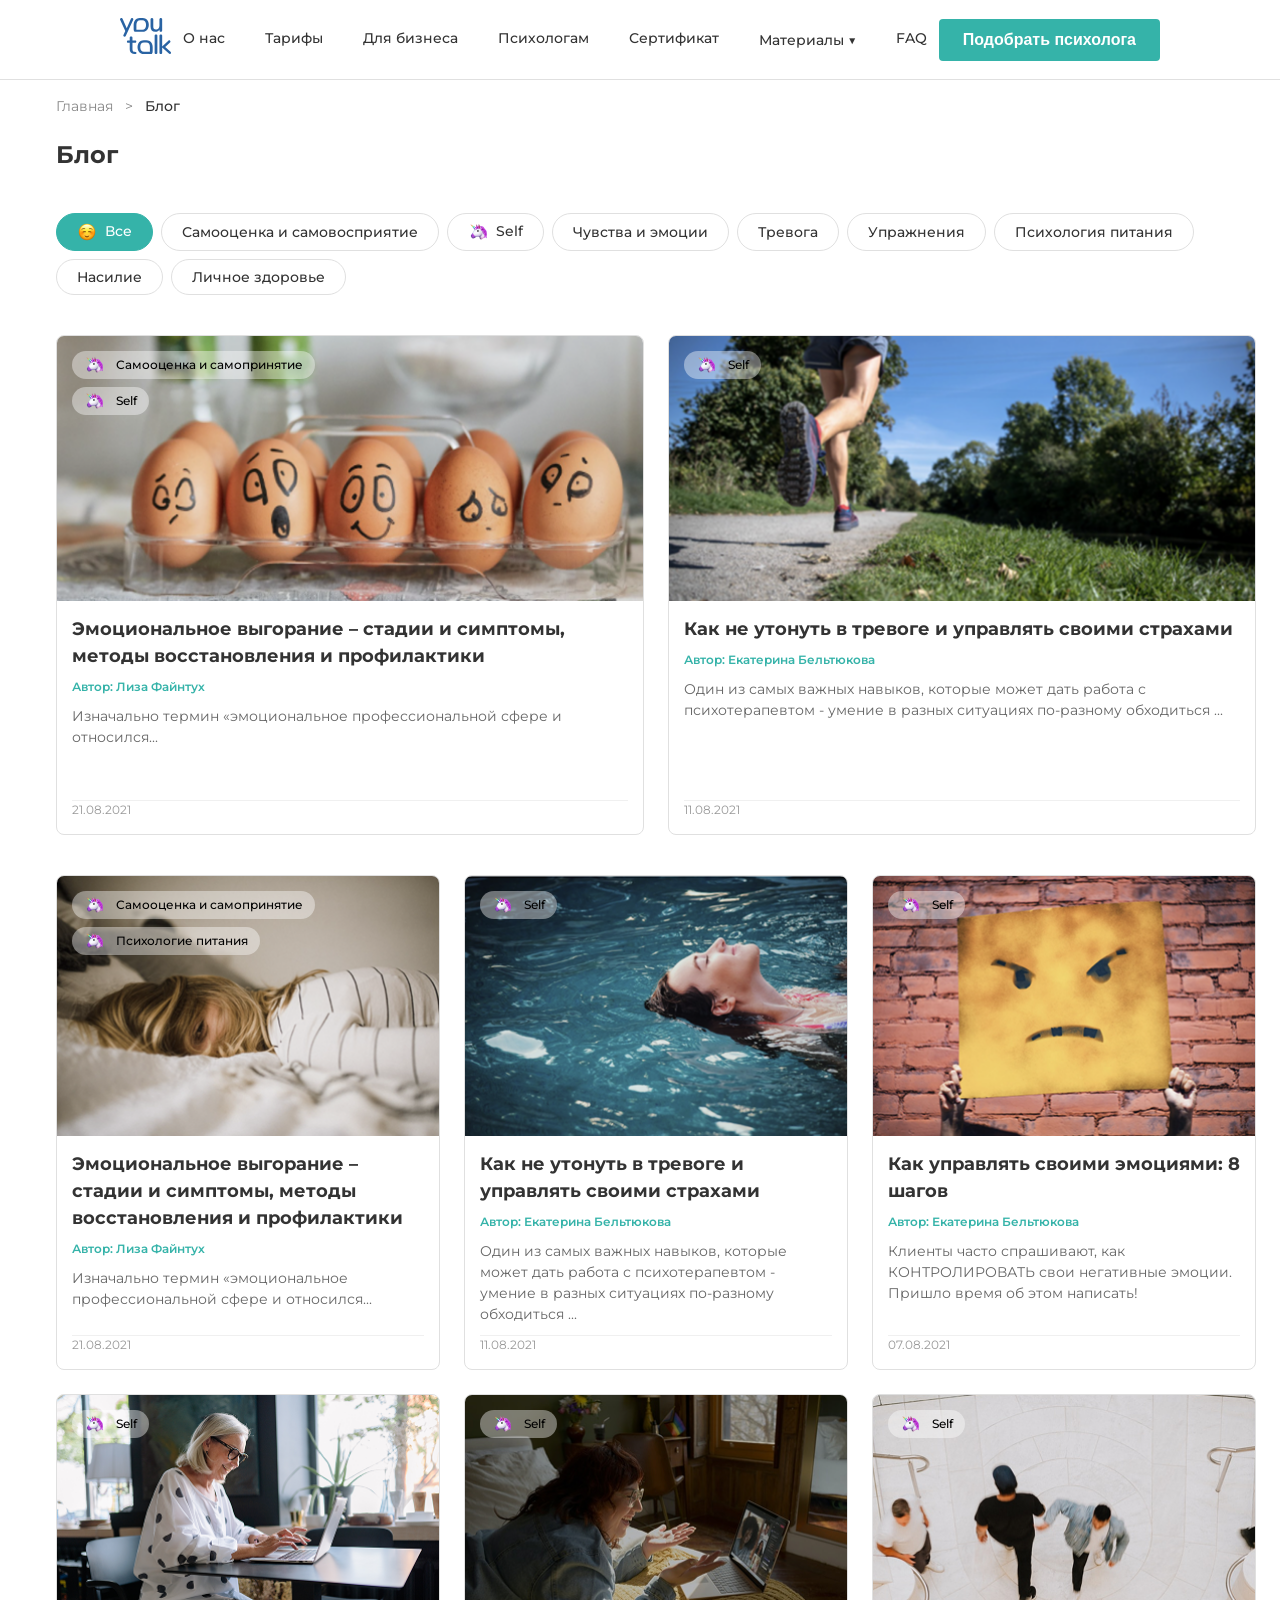
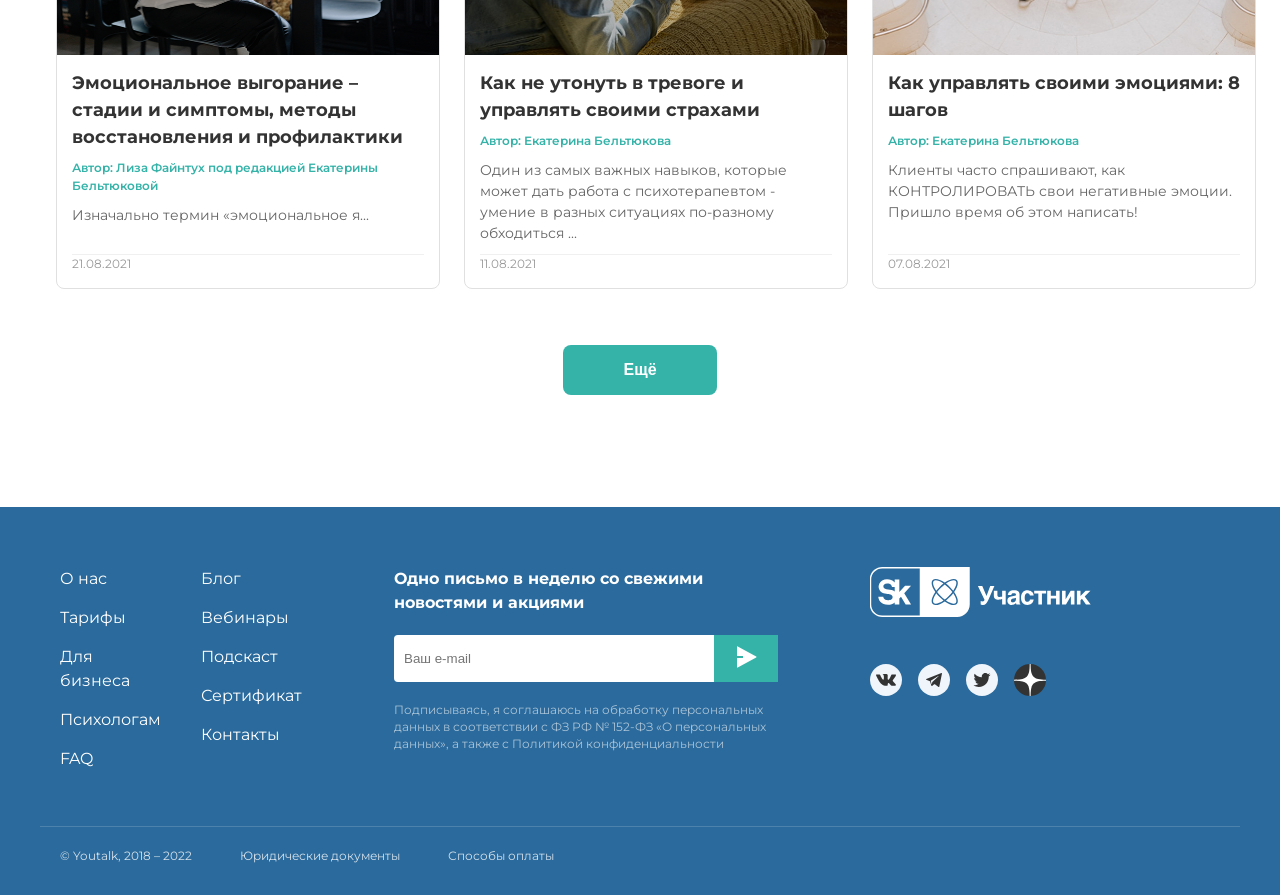
<file: 2 сем/Frontend/index.html>
<!DOCTYPE html>
<html lang="ru">
<head>
    <meta charset="UTF-8">
    <meta name="viewport" content="width=device-width, initial-scale=1.0">
    <title>Мой Блог</title>
    <link href="https://fonts.googleapis.com/css2?family=Montserrat:wght@400;500;700&display=swap" rel="stylesheet">
    <link rel="stylesheet" href="style.css">
</head>
<body>
    

    <header class="header">
        <div class="header__logo">
        <img src="images/logo.svg" alt="Логотип сайта"> </div>
        
        <nav class="header__menu">
            <a href="#" class="header__link">О нас</a>
            <a href="#" class="header__link">Тарифы</a>
            <a href="#" class="header__link">Для бизнеса</a>
            <a href="#" class="header__link">Психологам</a>
            <a href="#" class="header__link">Сертификат</a>
            <div class="dropdown">
                <a href="#" class="header__link">Материалы <span class="arrow">▼</span></a>
                <div class="dropdown-content">
                <a href="#">Статьи</a>
                <a href="#">Видео</a>
                <a href="#">Книги</a>
                </div>
        </div>
            <a href="#" class="header__link">FAQ</a>
        </nav>
        
        <button class="header__button">Подобрать психолога</button>
    </header>
    <div class="container">
    <main class="main">
        <section class="blog">
            <nav class="breadcrumbs">
            <a href="#" class="breadcrumbs__link">Главная</a>
            <span class="breadcrumbs__separator">></span>
            <span class="breadcrumbs__current">Блог</span>
        </nav>

            <h1 class="blog__title">Блог</h1>
                <nav class="tags">
                <button class="tags__item tag--all tags__item--active">Все</button>
                <button class="tags__item">Самооценка и самовосприятие</button>
                <button class="tags__item tag--self">Self</button>
                <button class="tags__item">Чувства и эмоции</button>
                <button class="tags__item">Тревога</button>
                <button class="tags__item">Упражнения</button>
                <button class="tags__item">Психология питания</button>
                <button class="tags__item">Насилие</button>
                <button class="tags__item">Личное здоровье</button>
                </nav>

    
            <div class="blog__grid-2">
                <article class="card">
                    <div class="card__image-wrapper">
                    <img src="images/card1.png" alt="Описание статьи" class="card__image">
                        
                    <div class="card__tags-container">
                        <span class="card__tag">Самооценка и самопринятие</span>
                        <span class="card__tag">Self</span>
                    </div>
                    </div>
                    <div class="card__content">
                    <h3 class="card__title">Эмоциональное выгорание – стадии и симптомы, методы восстановления и профилактики</h3>
                    <p class="card__author">Автор: Лиза Файнтух</p>
                    <p class="card__description">Изначально термин «эмоциональное профессиональной сфере и относился...</p>
                    <div class="card__footer">
                        <span class="card__date">21.08.2021</span>
                    </div>
                    </div>
                </article>

                <article class="card">
                    <div class="card__image-wrapper">
                    <img src="images/card2.png" alt="Описание статьи" class="card__image">
                        
                    <div class="card__tags-container">
                        <span class="card__tag">Self</span>
                    </div>
                    </div>
                    <div class="card__content">
                    <h3 class="card__title">Как не утонуть в тревоге и управлять своими страхами</h3>
                    <p class="card__author">Автор: Екатерина Бельтюкова</p>
                    <p class="card__description">Один из самых важных навыков, которые может дать работа с психотерапевтом - умение в разных ситуациях по-разному обходиться ...</p>
                    <div class="card__footer">
                        <span class="card__date">11.08.2021</span>
                    </div>
                    </div>
                </article>
            </div>

            <div class="blog__grid-3">
                <article class="card card--small">
                    <div class="card__image-wrapper">
                    <img src="images/card3.png" alt="Описание статьи" class="card__image">
                        
                    <div class="card__tags-container">
                        <span class="card__tag">Самооценка и самопринятие</span>
                        <span class="card__tag">Психологие питания</span>
                    </div>
                    </div>
                    <div class="card__content">
                    <h3 class="card__title">Эмоциональное выгорание – стадии и симптомы, методы восстановления и профилактики</h3>
                    <p class="card__author">Автор: Лиза Файнтух</p>
                    <p class="card__description">Изначально термин «эмоциональное профессиональной сфере и относился...</p>
                    <div class="card__footer">
                        <span class="card__date">21.08.2021</span>
                    </div>
                    </div>
                </article>
                
                <article class="card card--small">
                    <div class="card__image-wrapper">
                    <img src="images/card4.png" alt="Описание статьи" class="card__image">
                        
                    <div class="card__tags-container">
                        <span class="card__tag">Self</span>
                    </div>
                    </div>
                    <div class="card__content">
                    <h3 class="card__title">Как не утонуть в тревоге и управлять своими страхами</h3>
                    <p class="card__author">Автор: Екатерина Бельтюкова</p>
                    <p class="card__description">Один из самых важных навыков, которые может дать работа с психотерапевтом - умение в разных ситуациях по-разному обходиться ...</p>
                    <div class="card__footer">
                        <span class="card__date">11.08.2021</span>
                    </div>
                    </div>
                </article>

                <article class="card card--small">
                    <div class="card__image-wrapper">
                    <img src="images/card5.png" alt="Описание статьи" class="card__image">
                        
                    <div class="card__tags-container">
                        <span class="card__tag">Self</span>
                    </div>
                    </div>
                    <div class="card__content">
                    <h3 class="card__title">Как управлять своими эмоциями: 8 шагов</h3>
                    <p class="card__author">Автор: Екатерина Бельтюкова</p>
                    <p class="card__description">Клиенты часто спрашивают, как КОНТРОЛИРОВАТЬ свои негативные эмоции. Пришло время об этом написать!</p>
                    <div class="card__footer">
                        <span class="card__date">07.08.2021</span>
                    </div>
                    </div>
                </article>

                <article class="card card--small">
                    <div class="card__image-wrapper">
                    <img src="images/card6.png" alt="Описание статьи" class="card__image">
                        
                    <div class="card__tags-container">
                        <span class="card__tag">Self</span>
                    </div>
                    </div>
                    <div class="card__content">
                    <h3 class="card__title">Эмоциональное выгорание – стадии и симптомы, методы восстановления и профилактики</h3>
                    <p class="card__author">Автор: Лиза Файнтух под редакцией  Екатерины Бельтюковой</p>
                    <p class="card__description">Изначально термин «эмоциональное я...</p>
                    <div class="card__footer">
                        <span class="card__date">21.08.2021</span>
                    </div>
                    </div>
                </article>

                <article class="card card--small">
                    <div class="card__image-wrapper">
                    <img src="images/card7.png" alt="Описание статьи" class="card__image">
                        
                    <div class="card__tags-container">
                        <span class="card__tag">Self</span>
                    </div>
                    </div>
                    <div class="card__content">
                    <h3 class="card__title">Как не утонуть в тревоге и управлять своими страхами</h3>
                    <p class="card__author">Автор: Екатерина Бельтюкова</p>
                    <p class="card__description">Один из самых важных навыков, которые может дать работа с психотерапевтом - умение в разных ситуациях по-разному обходиться ...</p>
                    <div class="card__footer">
                        <span class="card__date">11.08.2021</span>
                    </div>
                    </div>
                </article>

                <article class="card card--small">
                    <div class="card__image-wrapper">
                    <img src="images/card8.png" alt="Описание статьи" class="card__image">
                        
                    <div class="card__tags-container">
                        <span class="card__tag">Self</span>
                    </div>
                    </div>
                    <div class="card__content">
                    <h3 class="card__title">Как управлять своими эмоциями: 8 шагов</h3>
                    <p class="card__author">Автор: Екатерина Бельтюкова</p>
                    <p class="card__description">Клиенты часто спрашивают, как КОНТРОЛИРОВАТЬ свои негативные эмоции. Пришло время об этом написать!</p>
                    <div class="card__footer">
                        <span class="card__date">07.08.2021</span>
                    </div>
                    </div>
                </article>
            </div>
            <div class="blog__more-container">
                <button class="blog__more-button">Ещё</button>
            </div>
        </section>
    
    </main>
    </div>

<footer class="footer">
    <div class="footer__container">
        <nav class="footer__nav">
            <div class="footer__column">
                <a href="#">О нас</a>
                <a href="#">Тарифы</a>
                <a href="#">Для бизнеса</a>
                <a href="#">Психологам</a>
                <a href="#">FAQ</a>
            </div>
            <div class="footer__column">
                <a href="#">Блог</a>
                <a href="#">Вебинары</a>
                <a href="#">Подскаст</a>
                <a href="#">Сертификат</a>
                <a href="#">Контакты</a>
            </div>
        </nav>

        <div class="footer__subscribe">
            <h4 class="footer__title">Одно письмо в неделю со свежими новостями и акциями</h4>
            <div class="footer__input-group">
                <input type="email" placeholder="Ваш e-mail">
                <button class="footer__subscribe-button"><img src="images/send.svg" alt="Отправить емейл"></button>
            </div>
            <p class="footer__policy">Подписываясь, я соглашаюсь на обработку персональных данных в соответствии с ФЗ РФ № 152-ФЗ «О персональных данных», а также с Политикой конфиденциальности</p>
        </div>

        <div class="footer__social">
            <div class="footer__skolkovo"><img src="images/skolkovo.svg" alt="Отправить емейл"></div>
            <div class="footer__icons">
                <a href="#"><img src="images/vk.svg" alt="Перейти в вк"></a>
                <a href="#"><img src="images/tg.svg" alt="Перейти в телеграм"></a>
                <a href="#"><img src="images/tw.svg" alt="Перейти в триттер"></a>
                <a href="#"><img src="images/dz.svg" alt="Перейти в дзен"></a>
            </div>
        </div>
    </div>
    
    <div class="footer__bottom">
        <p>© Youtalk, 2018 – 2022</p>
        <p>Юридические документы</p>
        <p>Способы оплаты</p>
    </div>
</footer>

</body>
</html>
</file>
<file: 2 сем/Frontend/style.css>
/* 1. Сброс базовых стилей (чтобы не было лишних отступов) */
* {
    margin: 0;
    padding: 0;
    box-sizing: border-box;
}

/* Глобальное правило для всех кликабельных элементов */
button, 
a, 
.header__link {
    cursor: pointer;
}

body {
    font-family: 'Montserrat', sans-serif;
    color: #333333;
    line-height: 1.5;
    background-color: #ffffff;
}

/* 2. Шапка (Header) */
.header {
    display: flex;
    justify-content: space-between; /* Лого слева, меню и кнопка справа */
    align-items: center;
    height: 80px; /* Фиксируем высоту шапки */
    padding: 0 120px; /* Отступы по бокам, как в макете */
    border-bottom: 1px solid #e0e0e0;
}

.header__menu {
    display: flex;
    gap: 40px; /* Расстояние между пунктами меню */
}

.header__link {
    text-decoration: none;
    color: #333333;
    font-weight: 500;
    font-size: 14px; /* Размер шрифта из макета */
}


.header__button {
    /* button */
    background-color: #35B3A9;
    color: #ffffff;
    border: none;
    padding: 12px 24px; /* Чуть пошире, чтобы текст не прилипал */
    border-radius: 4px;
    font-weight: 700;
    font-size: 16px;
    cursor: pointer;
    transition: background 0.3s;

}

.header__button:hover {
    background-color: #2963A3; /* Цвет при наведении */
}

/* Псевдокласс :hover для ссылок в меню */
.header__link:hover {
    color: #35B3A9; /* Ссылка меняет цвет при наведении */
    text-decoration: underline;
}

/* Псевдокласс :active для кнопки (эффект нажатия) */
.header__button:active {
    transform: scale(0.98); /* Кнопка чуть сжимается при клике */
}

/* 3. Основной контент (Main) */
.main {
    padding: 16px;
}

.blog__title {
    position: relative;
    margin-bottom: 40px;
}

/* 4. Сетка (Grid) */
/* Контейнер для двух карточек */
.blog__grid-2 {
    display: grid;
    grid-template-columns: repeat(2, 1fr); /* 2 колонки по 50% */
    gap: 24px; /* Отступы между карточками */
    width: 100%;
    margin: 0 auto 40px auto; /* Центрируем и делаем отступ снизу */
}

/* Контейнер для трех карточек */
.blog__grid-3 {
    display: grid;
    grid-template-columns: repeat(3, 1fr); /* 3 колонки по 33.3% */
    gap: 24px;
    width: 100%;
    margin: 0 auto;
}

.blog__more-container {
    display: flex;
    justify-content: center; /* Центрируем по горизонтали */
    margin-top: 56px;        /* Отступ от сетки карточек */
}

.blog__more-button {
    background-color: #35B3A9; /* Ваш фирменный цвет */
    color: #ffffff;
    border: none;
    padding: 16px 60px;       /* Высота и ширина кнопки */
    border-radius: 8px;       /* Скругление углов */
    font-size: 16px;
    font-weight: 700;
    cursor: pointer;
    transition: background 0.3s;
}

.blog__more-button:hover {
    background-color: #2D9A91; /* Чуть темнее при наведении */
}

.breadcrumbs {
    margin-bottom: 20px;
    font-size: 14px;
    color: #888888; /* Цвет текста для крошек обычно чуть светлее основного */
}

.breadcrumbs__link {
    text-decoration: none;
    color: #888888;
}

.breadcrumbs__link:hover {
    color: #35B3A9; /* Цвет при наведении */
}

.breadcrumbs__separator {
    margin: 0 8px; /* Отступы вокруг значка > */
}

.breadcrumbs__current {
    color: #333333; /* Текущая страница обычно выделяется темным */
    font-weight: 500;
}

/* Оформление карточки */
.card {
    display: flex;
    flex-direction: column;
    width: 588px;  /* Ширина из макета */
    height: 500px; /* Высота из макета */
    border: 1px solid #E0E0E0;
    border-radius: 8px;
    overflow: hidden;
    cursor: pointer; 
    transition: transform 0.3s ease, box-shadow 0.3s ease;
}

.card.card--small {
    max-width: 384px;
    height: auto;
}

/* Картинка внутри маленькой карточки 
   Высота картинки остается 260px, как вы просили */
.card.card--small .card__image-wrapper {
    height: 260px;
}

.card__image-wrapper {
    position: relative; /* Обязательно для позиционирования внутри */
    width: 100%;
    aspect-ratio: 588 / 260;
    flex-shrink: 0;
}

.card__image {
    width: 100%;
    height: 100%;
    object-fit: cover; /* Чтобы картинка не растягивалась криво */
}

/* Контейнер для тегов */
.card__tags-container {
    position: absolute;
    top: 15px;
    left: 15px;
    display: flex; /* Выстраивает теги в ряд */
    flex-direction: column;
    gap: 8px;      /* Расстояние между ними */
    align-items: flex-start;
}

/* Сам тег больше не нуждается в absolute, он просто живет в flex-контейнере */
.card__tag {
    width: auto;
    background-color: rgba(255, 255, 255, 0.4);
    color: #000000;
    padding: 4px 12px;
    border-radius: 50px;
    font-size: 12px;
    font-weight: 500;
    white-space: nowrap;
    display: inline-flex;
    align-items: center;
    gap: 4px;
}

.card__tag::before {
    content: "";
    display: inline-block;
    width: 20px;       /* Увеличим для теста */
    height: 20px;
    background-image: url('images/Unicorn.svg');
    background-size: contain;
    background-repeat: no-repeat;
    margin-right: 8px;
}

.card__content {
    padding: 15px;
    display: flex;
    flex-direction: column;
    height: 100%; /* Чтобы футер всегда был внизу */
}

.card__author {
    font-size: 12px;
    color: #35B3A9; /* Выделяем автора цветом */
    margin-bottom: 10px;
    font-weight: 600;
}

.card__title {
    font-size: 18px;
    margin-bottom: 8px;
}

.card__description {
    font-size: 14px;
    color: #666;
    margin-bottom: 10px;
    flex-grow: 1; /* Описание занимает всё свободное место */
}

.card__footer {
    margin-top: auto; /* Прижимает дату к самому низу */
    font-size: 12px;
    color: #999;
    border-top: 1px solid #F0F0F0;
}

.card:hover {
    /* Карточка чуть приподнимается */
    transform: translateY(-5px); 
    
    /* Добавляем мягкую тень */
    box-shadow: 0 10px 20px rgba(0, 0, 0, 0.1); 
}

/* Основной контейнер выпадашки */
.dropdown {
    position: relative;
    display: inline-block;
}

/* Скрываем список по умолчанию */
.dropdown-content {
    display: none;
    position: absolute;
    background-color: #ffffff;
    min-width: 150px;
    box-shadow: 0px 8px 16px rgba(0,0,0,0.2);
    border-radius: 4px;
    padding: 10px;
    z-index: 1; /* Чтобы список был поверх всего */
}

/* Показываем при наведении */
.dropdown:hover .dropdown-content {
    display: block;
}

/* Ссылки внутри выпадающего списка */
.dropdown-content a {
    display: block;
    padding: 8px 0;
    text-decoration: none;
    color: #333;
}

.dropdown-content a:hover {
    color: #35B3A9;
}

/* 5. Подвал (Footer) */
/* Футер как оболочка на всю ширину */
.footer {
    background-color: #2b6a9c;
    color: white;
    padding: 60px 0 30px;
    margin-top: 96px;
    width: 100%; /* Убедитесь, что это не сдерживается контейнером выше */
}

/* Контейнер-сетка: строго по центру и 1200px */
.footer__container {
    max-width: 1200px;
    margin: 0 auto; /* Центрируем! */
    padding: 0 20px;
    display: grid;
    /* 4 колонки: ссылки, ссылки, форма, соцсети */
    grid-template-columns: 0.25fr 0.40fr 0.18fr;
    column-gap: 92px;
}
.footer__nav {
    display: flex;
    gap: 40px;
}

.footer__social {
    display: flex;
    flex-direction: column; /* Ставим элементы в столбик */
    align-items: flex-start; /* Выравниваем их по левому краю (или center, если нужно по центру) */
    gap: 40px; /* отступ 40px между всеми элементами внутри блока */
}

.footer__icons {
    display: flex; /* Сами иконки внутри блока ставим в строку */
    gap: 16px;     /* Расстояние между иконками соцсетей */
}

.footer__column a {
    display: block;
    color: white;
    text-decoration: none;
    margin-bottom: 15px;
    font-size: 16px;
}

/* Стилизация инпута */
.footer__input-group {
    display: flex;
    margin: 20px 0;
    width: 384px; /* Жестко ограничиваем ширину формы */
}

.footer__input-group input {
    padding: 10px;
    width: 100%;
    border: none;
    border-radius: 4px 0 0 4px;
}

.footer__input-group button {
    padding: 10px 20px;
    background: #35B3A9;
    border: none;
    color: white;
}

.footer__bottom {
    max-width: 1200px;
    margin: 40px auto 0;
    padding: 20px 20px 0;
    border-top: 1px solid rgba(255,255,255,0.2);
    display: flex;
    justify-content: flex-start;
    font-size: 12px;
    opacity: 0.8;
    gap: 48px;
}

.footer__policy {
    font-size: 12px;           /* Размер как в макете (мелкий) */
    line-height: 1.4;          /* Межстрочный интервал для читабельности */
    color: rgba(255, 255, 255, 0.6); /* Белый с прозрачностью 60% — выглядит профессионально */
    margin-top: 12px;          /* Небольшой отступ от поля ввода */
    max-width: 440px;          /* Чтобы текст переносился на 3-4 строки, как на фото */
}

.container {
    max-width: 1200px; /* Ограничиваем ширину контента */
    margin: 0 auto;    /* Центрируем блок на странице */
    
}

.line {
position: absolute;
width: 1440px;
height: 0px;
left: 0px;
top: 76px;

border: 1px solid #EFF5FB;
}

.tags {
    display: flex;
    flex-wrap: wrap; /* Чтобы на маленьких экранах они переносились на новую строку */
    gap: 8px;       /* Расстояние между тегами (посмотрите в Figma, там должно быть около 10-12px) */
    margin-bottom: 40px;
}

.tags__item {
    padding: 8px 20px;       /* Увеличим отступы по бокам, чтобы они были вытянутыми */
    border: 1px solid #E0E0E0; /* Цвет рамки из Figma (серый) */
    background-color: #FFFFFF;
    border-radius: 50px;      /* Сильное скругление делает их "таблетками" */
    cursor: pointer;
    font-family: 'Montserrat', sans-serif;
    font-size: 14px;          /* Размер шрифта из макета */
    font-weight: 500;         /* Средняя жирность */
    color: #333333;           /* Темно-серый цвет текста */
    transition: all 0.2s ease;
}

/* Эффект при наведении */
.tags__item:hover {
    border-color: #35B3A9;
    color: #35B3A9;
}

/* Активный тег (как в макете) */
.tags__item--active {
    background-color: #35B3A9;
    color: #FFFFFF;
    border: 1px solid #35B3A9;
}

/* Базовые настройки для всех иконок внутри тегов */

/* Иконка для тега "Все" */
.tag--all::before {
    content: "";
    display: inline-block;
    width: 20px;
    height: 20px;
    background-image: url('images/Smiling Face.svg');
    background-size: contain;
    background-repeat: no-repeat;
    margin-right: 8px;
    vertical-align: middle;
}

/* Иконка для тега "Self" (если используете в фильтрах) */
.tag--self::before {
    content: "";
    display: inline-block;
    width: 20px;
    height: 20px;
    background-image: url('images/Unicorn.svg');
    background-size: contain;
    background-repeat: no-repeat;
    margin-right: 8px;
    vertical-align: middle;
}

/* ========== АДАПТИВ ДЛЯ ПЛАНШЕТОВ (1024px) ========== */
@media (max-width: 1024px) {
  /* Шапка */
  .header {
    padding: 0 40px;
    height: 70px;
  }
  
  .header__menu {
    gap: 24px;
  }
  
  .header__button {
    padding: 10px 20px;
    font-size: 14px;
  }
  
  /* Контейнер */
  .container {
    padding: 0 20px;
  }
  
  /* Сетка */
  .blog__grid-2 {
    gap: 20px;
    margin-bottom: 32px;
  }
  
  .blog__grid-3 {
    gap: 20px;
  }
  
  /* Карточки */
  .card {
    width: 100%;
    height: auto;
  }
  
  .card.card--small {
    max-width: 100%;
  }
  
  .card__image-wrapper {
    aspect-ratio: 1 / 0.5;
  }
  
  .card__title {
    font-size: 16px;
  }
  
  .card__description {
    font-size: 13px;
  }
  
  /* Кнопка "Ещё" */
  .blog__more-button {
    padding: 14px 50px;
    font-size: 15px;
  }
  
  /* Футер */
  .footer__container {
    grid-template-columns: 1fr 1fr;
    gap: 40px;
  }
  
  .footer__nav {
    gap: 30px;
  }
  
  .footer__input-group {
    width: 100%;
    max-width: 300px;
  }
  
  .footer__bottom {
    flex-wrap: wrap;
    justify-content: center;
    gap: 24px;
  }
}

/* ========== АДАПТИВ ДЛЯ ТЕЛЕФОНОВ (600px) ========== */
@media (max-width: 600px) {
  /* Шапка */
  .header {
    flex-direction: column;
    height: auto;
    padding: 16px 20px;
    gap: 16px;
  }
  
  .header__menu {
    gap: 20px;
    flex-wrap: wrap;
    justify-content: center;
  }
  
  .header__link {
    font-size: 12px;
  }
  
  .header__button {
    padding: 8px 16px;
    font-size: 13px;
  }
  
  /* Хлебные крошки */
  .breadcrumbs {
    font-size: 12px;
    margin-bottom: 16px;
    padding: 0 16px;
  }
  
  .breadcrumbs__separator {
    margin: 0 4px;
  }
  
  /* Основной контент */
  .main {
    padding: 12px;
  }
  
  .blog__title {
    margin-bottom: 24px;
    font-size: 24px;
    text-align: center;
  }
  
  /* Сетка — 1 колонка */
  .blog__grid-2,
  .blog__grid-3 {
    grid-template-columns: 1fr;
    gap: 20px;
    margin-bottom: 24px;
  }
  
  /* Карточка */
  .card {
    max-width: 100%;
    width: 100%;
  }
  
  .card__image-wrapper {
    aspect-ratio: 1 / 0.55;
  }
  
  .card__tags-container {
    top: 12px;
    left: 12px;
    gap: 6px;
  }
  
  .card__tag {
    font-size: 10px;
    padding: 3px 10px;
    white-space: nowrap;
  }
  
  .card__tag::before {
    width: 14px;
    height: 14px;
    margin-right: 4px;
  }
  
  .card__content {
    padding: 12px;
  }
  
  .card__author {
    font-size: 11px;
    margin-bottom: 6px;
  }
  
  .card__title {
    font-size: 15px;
    margin-bottom: 6px;
  }
  
  .card__description {
    font-size: 12px;
    line-height: 1.4;
  }
  
  .card__footer {
    font-size: 10px;
    margin-top: 10px;
  }
  
  /* Кнопка "Ещё" */
  .blog__more-container {
    margin-top: 32px;
  }
  
  .blog__more-button {
    padding: 12px 40px;
    font-size: 14px;
    width: 100%;
    max-width: 280px;
  }
  
  /* Теги (фильтры) */
  .tags {
    margin-bottom: 24px;
    gap: 8px;
    justify-content: center;
  }
  
  .tags__item {
    padding: 6px 14px;
    font-size: 12px;
  }
  
  .tag--all::before,
  .tag--self::before {
    width: 14px;
    height: 14px;
    margin-right: 6px;
  }
  
  /* Футер */
  .footer {
    padding: 40px 0 20px;
    margin-top: 48px;
  }
  
  .footer__container {
    grid-template-columns: 1fr;
    gap: 32px;
    text-align: center;
  }
  
  .footer__nav {
    flex-direction: column;
    gap: 24px;
  }
  
  .footer__column {
    text-align: center;
  }
  
  .footer__column a {
    font-size: 14px;
    margin-bottom: 12px;
  }
  
  .footer__subscribe {
    text-align: center;
  }
  
  .footer__title {
    font-size: 16px;
  }
  
  .footer__input-group {
    width: 100%;
    max-width: 280px;
    margin: 16px auto;
  }
  
  .footer__input-group input {
    padding: 10px;
    font-size: 14px;
  }
  
  .footer__input-group button {
    padding: 10px 16px;
  }
  
  .footer__policy {
    font-size: 10px;
    max-width: 100%;
    margin: 12px auto 0;
  }
  
  .footer__social {
    align-items: center;
    gap: 24px;
  }
  
  .footer__icons {
    justify-content: center;
  }
  
  .footer__bottom {
    flex-direction: column;
    align-items: center;
    gap: 12px;
    text-align: center;
    margin-top: 24px;
    padding-top: 16px;
  }
  
  /* Линия в шапке */
  .line {
    display: none;
  }
  
  /* Выпадающее меню на мобилке */
  .dropdown-content {
    position: static;
    box-shadow: none;
    padding: 8px 0 0 16px;
    background: transparent;
  }
  
  .dropdown-content a {
    padding: 6px 0;
    font-size: 12px;
  }
}

/* ========== ОЧЕНЬ МАЛЕНЬКИЕ ТЕЛЕФОНЫ (400px) ========== */
@media (max-width: 400px) {
  .header {
    padding: 12px 16px;
  }
  
  .header__menu {
    gap: 14px;
  }
  
  .header__link {
    font-size: 11px;
  }
  
  .header__button {
    padding: 6px 14px;
    font-size: 12px;
  }
  
  .card__title {
    font-size: 14px;
  }
  
  .card__description {
    font-size: 11px;
  }
  
  .tags__item {
    padding: 4px 12px;
    font-size: 11px;
  }
  
  .blog__more-button {
    padding: 10px 30px;
    font-size: 13px;
  }
  
  .footer__column a {
    font-size: 13px;
  }
  
  .footer__title {
    font-size: 14px;
  }
}

/* ========== ДОПОЛНИТЕЛЬНО: УЛУЧШЕНИЯ ДЛЯ ПЛАНШЕТОВ ========== */
@media (min-width: 601px) and (max-width: 1024px) {
  .card.card--small {
    max-width: 100%;
  }
  
  .blog__grid-2 .card,
  .blog__grid-3 .card {
    width: 100%;
  }
  
  .card__tags-container {
    flex-direction: row;
    flex-wrap: wrap;
  }
  
  .card__tag {
    white-space: nowrap;
  }
}

/* ========== ДЛЯ ДЕСКТОПА (от 1025px) ========== */
@media (min-width: 1025px) {
  .container {
    max-width: 1200px;
    margin: 0 auto;
  }
  
  .blog__grid-2,
  .blog__grid-3 {
    max-width: 1200px;
  }
}
</file>
